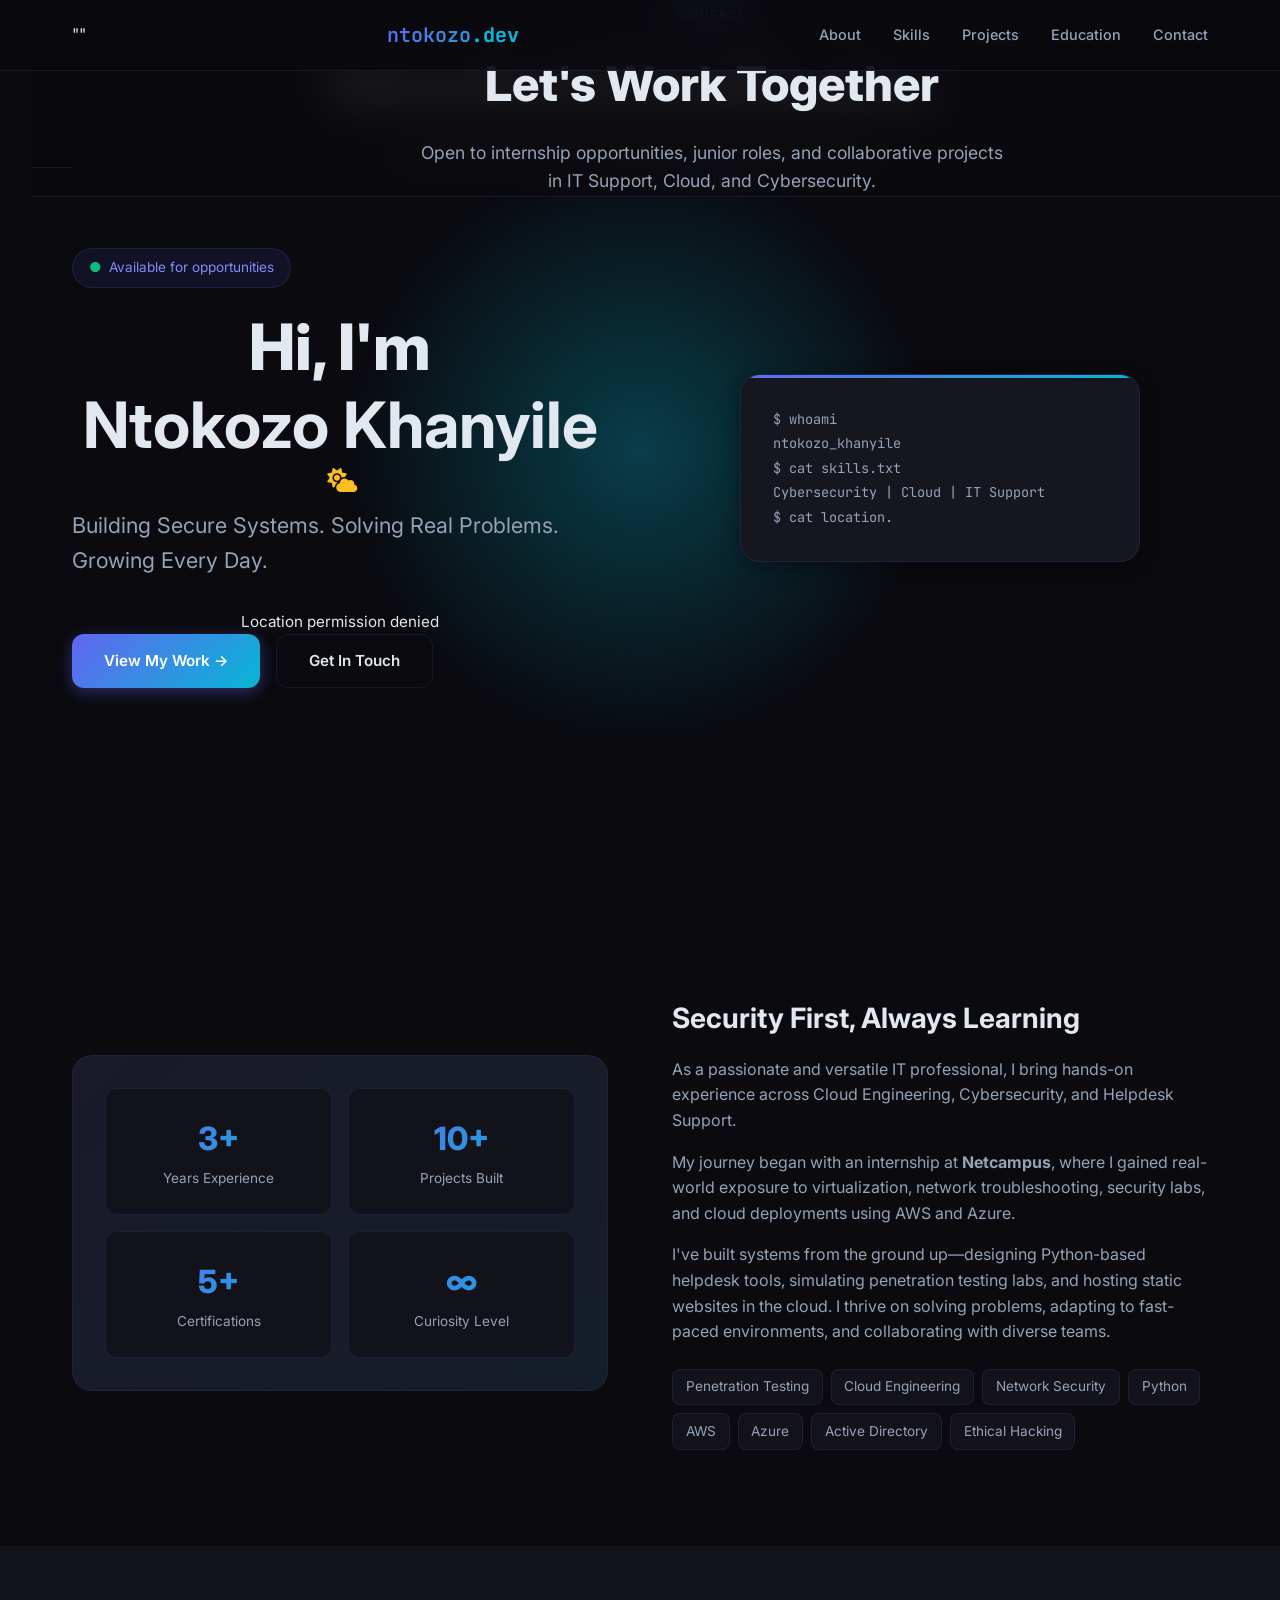
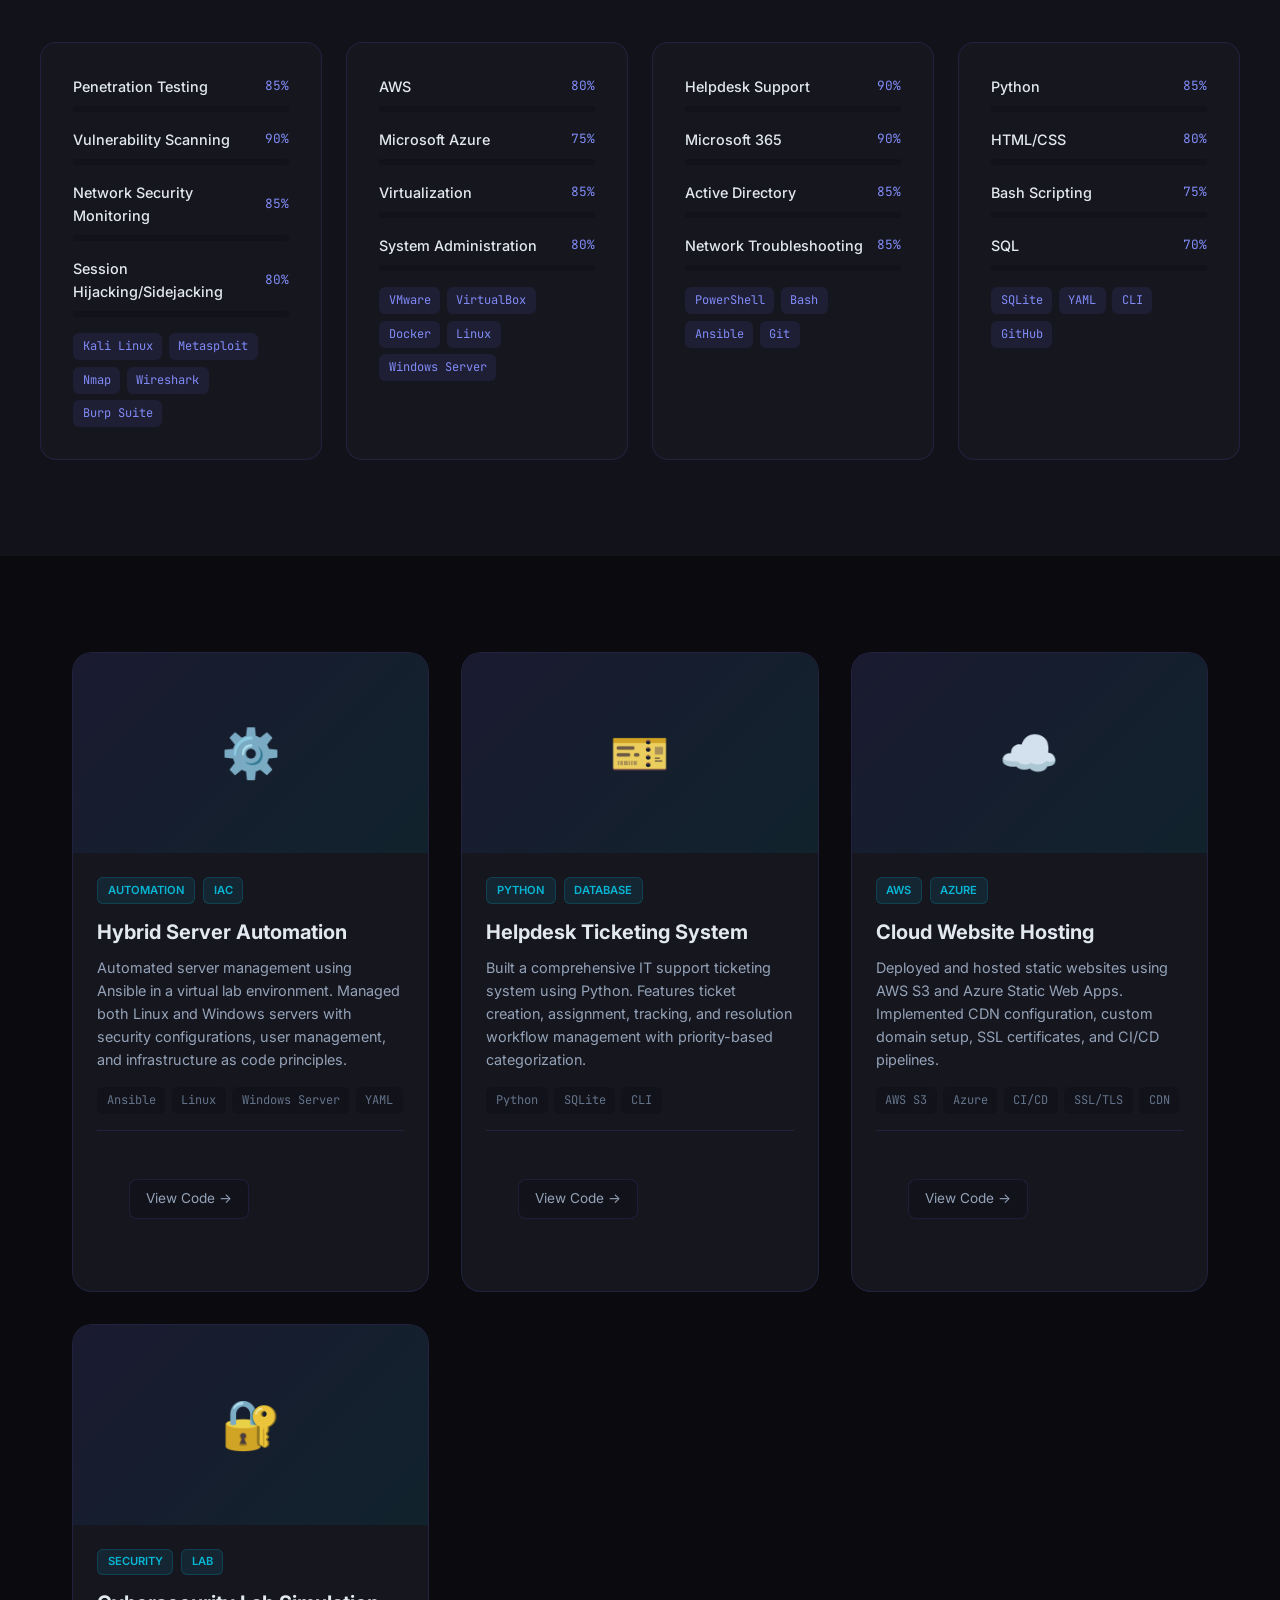
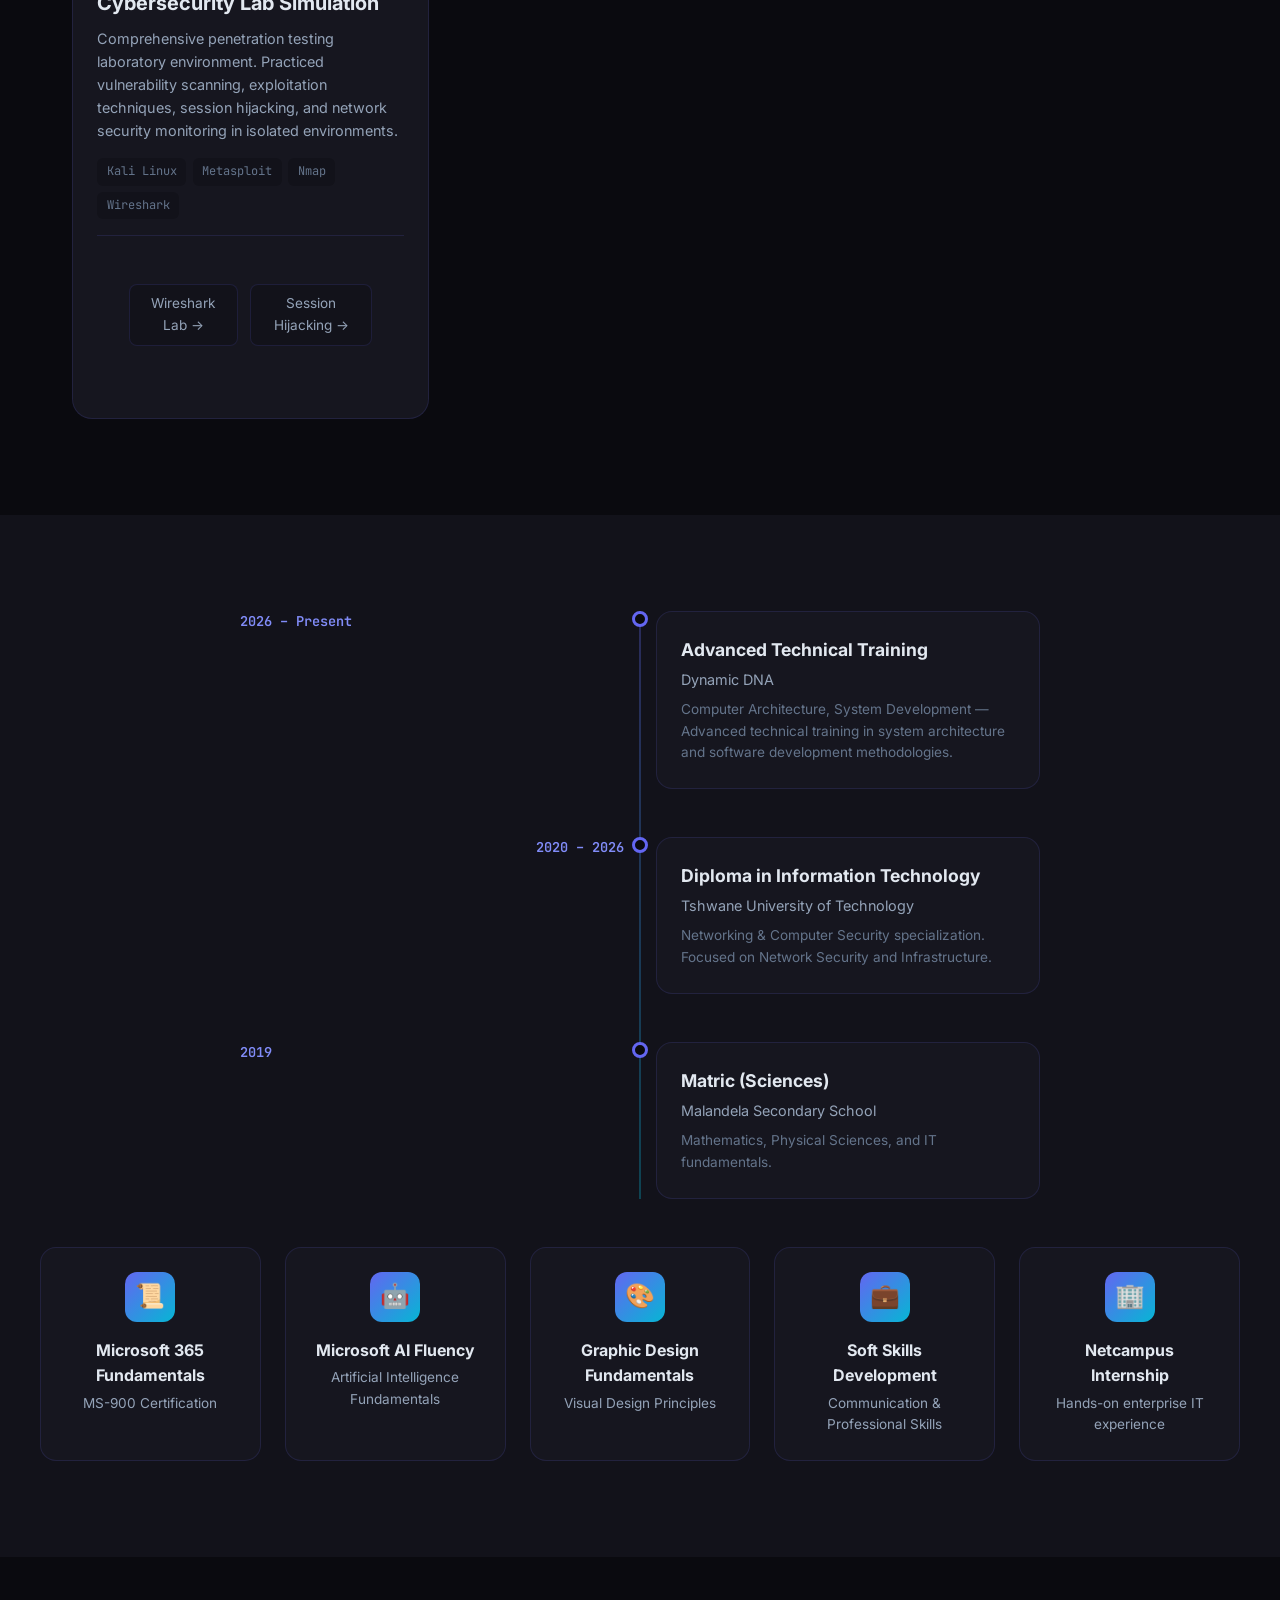
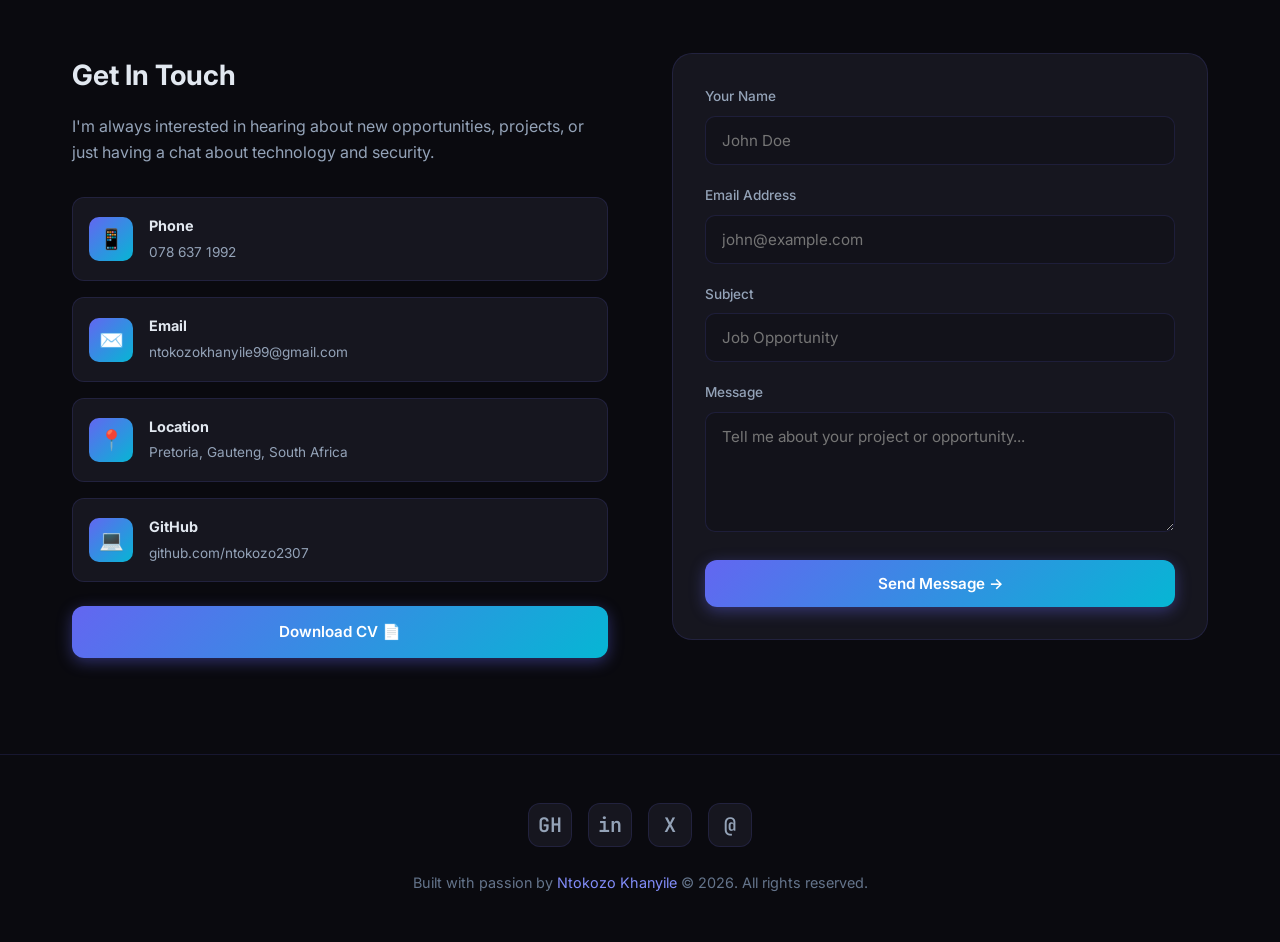
<file: index.html>
<!DOCTYPE html>
<html lang="en">
<head>
    <meta charset="UTF-8">
    <meta name="viewport" content="width=device-width, initial-scale=1.0">
    <meta name="description" content="Ntokozo Khanyile - IT Professional Portfolio. Cybersecurity, Cloud Engineering, IT Support.">
    <title>Ntokozo Khanyile | IT Professional Portfolio</title>
    <link rel="preconnect" href="https://fonts.googleapis.com">
    <link rel="preconnect" href="https://fonts.gstatic.com" crossorigin>
    <link href="https://fonts.googleapis.com/css2?family=Inter:wght@300;400;500;600;700;800&family=JetBrains+Mono:wght@400;500&display=swap" rel="stylesheet">
    <link rel="stylesheet" href="styles.css">
    <link rel="stylesheet" href="https://cdnjs.cloudflare.com/ajax/libs/font-awesome/6.5.0/css/all.min.css">
<base target="_blank">
</head>
<body>
    <canvas id="particleCanvas"></canvas>

    <header id="navbar">
        <nav>""
            <a href="#" class="logo">ntokozo<span>.dev</span></a>
            <button class="mobile-menu-btn" id="mobileMenuBtn" aria-label="Toggle menu">☰</button>
            <ul class="nav-links" id="navLinks">
                <li><a href="#about">About</a></li>
                <li><a href="#skills">Skills</a></li>
                <li><a href="#projects">Projects</a></li>
                <li><a href="#education">Education</a></li>
                <li><a href="#contact">Contact</a></li>
            </ul>
        </nav>
    </header>

    <main>
        <section class="hero" id="home">
            <article class="hero-content">
                <span class="hero-badge">
                    <em>●</em> Available for opportunities
                </span>
                <!-- AFTER -->
<!-- AFTER -->
<h1 style="display: flex; align-items: center; gap: 0.5rem; justify-content: center; flex-wrap: wrap;">
    Hi, I'm <strong>Ntokozo Khanyile</strong>

    <span class="weather-icon-wrapper">
        <i class="fas fa-cloud-sun" id="hero-weather-icon"></i>
    </span>
</h1>

<p class="hero-subtitle">
    Building Secure Systems. Solving Real Problems. Growing Every Day.
</p>

<aside id="weatherInfo" class="weather-info">
    Detecting your location...
</aside>
<aside class="hero-cta"> 
                    <a href="#projects" class="btn btn-primary">View My Work →</a>
                    <a href="#contact" class="btn btn-secondary">Get In Touch</a>
                </aside>
            </article>
            <figure class="hero-visual">
                <article class="hero-card">
                    <header class="terminal-header">
                        <span class="terminal-dot dot-red"></span>
                        <span class="terminal-dot dot-yellow"></span>
                        <span class="terminal-dot dot-green"></span>
                    </header>
                    <pre class="terminal-body">
<span class="cmd">$</span> <span class="output">whoami</span>
<span class="output">ntokozo_khanyile</span>
<span class="cmd">$</span> <span class="output">cat skills.txt</span>
<span class="output">Cybersecurity | Cloud | IT Support</span>
<span class="cmd">$</span> <span class="output">cat location.txt</span>
<span class="output">Pretoria, South Africa</span>
<span class="cmd">$</span> <span class="output">status --availability</span>
<span class="output" style="color: var(--success);">● Open to opportunities</span>
<span class="cmd">$</span> <span class="cursor"></span>
                    </pre>
                </article>
            </figure>
        </section>

        <section id="about">
            <header class="section-header">
                <span class="section-label">About Me</span>
                <h2 class="section-title">IT Professional & Security Enthusiast</h2>
                <p class="section-desc">Passionate about building secure systems and solving complex technical challenges.</p>
            </header>
            <article class="about-grid">
                <figure class="about-image">
                    <article class="about-image-inner">
                        <aside class="about-stats">
                            <article class="stat-card">
                                <strong class="stat-number">3+</strong>
                                <p class="stat-label">Years Experience</p>
                            </article>
                            <article class="stat-card">
                                <strong class="stat-number">10+</strong>
                                <p class="stat-label">Projects Built</p>
                            </article>
                            <article class="stat-card">
                                <strong class="stat-number">5+</strong>
                                <p class="stat-label">Certifications</p>
                            </article>
                            <article class="stat-card">
                                <strong class="stat-number">∞</strong>
                                <p class="stat-label">Curiosity Level</p>
                            </article>
                        </aside>
                    </article>
                </figure>
                <article class="about-content">
                    <h3>Security First, Always Learning</h3>
                    <p>As a passionate and versatile IT professional, I bring hands-on experience across Cloud Engineering, Cybersecurity, and Helpdesk Support.</p>
                    <p>My journey began with an internship at <strong>Netcampus</strong>, where I gained real-world exposure to virtualization, network troubleshooting, security labs, and cloud deployments using AWS and Azure.</p>
                    <p>I've built systems from the ground up—designing Python-based helpdesk tools, simulating penetration testing labs, and hosting static websites in the cloud. I thrive on solving problems, adapting to fast-paced environments, and collaborating with diverse teams.</p>
                    <aside class="about-tags">
                        <span class="tag">Penetration Testing</span>
                        <span class="tag">Cloud Engineering</span>
                        <span class="tag">Network Security</span>
                        <span class="tag">Python</span>
                        <span class="tag">AWS</span>
                        <span class="tag">Azure</span>
                        <span class="tag">Active Directory</span>
                        <span class="tag">Ethical Hacking</span>
                    </aside>
                </article>
            </article>
        </section>

        <section id="skills" class="bg-alt">
            <header class="section-header">
                <span class="section-label">Expertise</span>
                <h2 class="section-title">Technical Skills</h2>
                <p class="section-desc">Comprehensive skill set spanning IT support, cloud infrastructure, and cybersecurity operations.</p>
            </header>
            <article class="skills-grid">
                <article class="skill-category">
                    <header class="skill-category-header">
                        <span class="skill-icon">🔒</span>
                        <h3>Cybersecurity</h3>
                    </header>
                    <ul class="skill-list">
                        <li class="skill-item">
                            <p class="skill-header">
                                <span class="skill-name">Penetration Testing</span>
                                <span class="skill-percent">85%</span>
                            </p>
                            <span class="skill-bar"><span class="skill-progress" data-width="85"></span></span>
                        </li>
                        <li class="skill-item">
                            <p class="skill-header">
                                <span class="skill-name">Vulnerability Scanning</span>
                                <span class="skill-percent">90%</span>
                            </p>
                            <span class="skill-bar"><span class="skill-progress" data-width="90"></span></span>
                        </li>
                        <li class="skill-item">
                            <p class="skill-header">
                                <span class="skill-name">Network Security Monitoring</span>
                                <span class="skill-percent">85%</span>
                            </p>
                            <span class="skill-bar"><span class="skill-progress" data-width="85"></span></span>
                        </li>
                        <li class="skill-item">
                            <p class="skill-header">
                                <span class="skill-name">Session Hijacking/Sidejacking</span>
                                <span class="skill-percent">80%</span>
                            </p>
                            <span class="skill-bar"><span class="skill-progress" data-width="80"></span></span>
                        </li>
                    </ul>
                    <aside class="skill-tags">
                        <span class="skill-tag">Kali Linux</span>
                        <span class="skill-tag">Metasploit</span>
                        <span class="skill-tag">Nmap</span>
                        <span class="skill-tag">Wireshark</span>
                        <span class="skill-tag">Burp Suite</span>
                    </aside>
                </article>

                <article class="skill-category">
                    <header class="skill-category-header">
                        <span class="skill-icon">☁️</span>
                        <h3>Cloud & Infrastructure</h3>
                    </header>
                    <ul class="skill-list">
                        <li class="skill-item">
                            <p class="skill-header">
                                <span class="skill-name">AWS</span>
                                <span class="skill-percent">80%</span>
                            </p>
                            <span class="skill-bar"><span class="skill-progress" data-width="80"></span></span>
                        </li>
                        <li class="skill-item">
                            <p class="skill-header">
                                <span class="skill-name">Microsoft Azure</span>
                                <span class="skill-percent">75%</span>
                            </p>
                            <span class="skill-bar"><span class="skill-progress" data-width="75"></span></span>
                        </li>
                        <li class="skill-item">
                            <p class="skill-header">
                                <span class="skill-name">Virtualization</span>
                                <span class="skill-percent">85%</span>
                            </p>
                            <span class="skill-bar"><span class="skill-progress" data-width="85"></span></span>
                        </li>
                        <li class="skill-item">
                            <p class="skill-header">
                                <span class="skill-name">System Administration</span>
                                <span class="skill-percent">80%</span>
                            </p>
                            <span class="skill-bar"><span class="skill-progress" data-width="80"></span></span>
                        </li>
                    </ul>
                    <aside class="skill-tags">
                        <span class="skill-tag">VMware</span>
                        <span class="skill-tag">VirtualBox</span>
                        <span class="skill-tag">Docker</span>
                        <span class="skill-tag">Linux</span>
                        <span class="skill-tag">Windows Server</span>
                    </aside>
                </article>

                <article class="skill-category">
                    <header class="skill-category-header">
                        <span class="skill-icon">🛠️</span>
                        <h3>IT Support & Operations</h3>
                    </header>
                    <ul class="skill-list">
                        <li class="skill-item">
                            <p class="skill-header">
                                <span class="skill-name">Helpdesk Support</span>
                                <span class="skill-percent">90%</span>
                            </p>
                            <span class="skill-bar"><span class="skill-progress" data-width="90"></span></span>
                        </li>
                        <li class="skill-item">
                            <p class="skill-header">
                                <span class="skill-name">Microsoft 365</span>
                                <span class="skill-percent">90%</span>
                            </p>
                            <span class="skill-bar"><span class="skill-progress" data-width="90"></span></span>
                        </li>
                        <li class="skill-item">
                            <p class="skill-header">
                                <span class="skill-name">Active Directory</span>
                                <span class="skill-percent">85%</span>
                            </p>
                            <span class="skill-bar"><span class="skill-progress" data-width="85"></span></span>
                        </li>
                        <li class="skill-item">
                            <p class="skill-header">
                                <span class="skill-name">Network Troubleshooting</span>
                                <span class="skill-percent">85%</span>
                            </p>
                            <span class="skill-bar"><span class="skill-progress" data-width="85"></span></span>
                        </li>
                    </ul>
                    <aside class="skill-tags">
                        <span class="skill-tag">PowerShell</span>
                        <span class="skill-tag">Bash</span>
                        <span class="skill-tag">Ansible</span>
                        <span class="skill-tag">Git</span>
                    </aside>
                </article>

                <article class="skill-category">
                    <header class="skill-category-header">
                        <span class="skill-icon">💻</span>
                        <h3>Development</h3>
                    </header>
                    <ul class="skill-list">
                        <li class="skill-item">
                            <p class="skill-header">
                                <span class="skill-name">Python</span>
                                <span class="skill-percent">85%</span>
                            </p>
                            <span class="skill-bar"><span class="skill-progress" data-width="85"></span></span>
                        </li>
                        <li class="skill-item">
                            <p class="skill-header">
                                <span class="skill-name">HTML/CSS</span>
                                <span class="skill-percent">80%</span>
                            </p>
                            <span class="skill-bar"><span class="skill-progress" data-width="80"></span></span>
                        </li>
                        <li class="skill-item">
                            <p class="skill-header">
                                <span class="skill-name">Bash Scripting</span>
                                <span class="skill-percent">75%</span>
                            </p>
                            <span class="skill-bar"><span class="skill-progress" data-width="75"></span></span>
                        </li>
                        <li class="skill-item">
                            <p class="skill-header">
                                <span class="skill-name">SQL</span>
                                <span class="skill-percent">70%</span>
                            </p>
                            <span class="skill-bar"><span class="skill-progress" data-width="70"></span></span>
                        </li>
                    </ul>
                    <aside class="skill-tags">
                        <span class="skill-tag">SQLite</span>
                        <span class="skill-tag">YAML</span>
                        <span class="skill-tag">CLI</span>
                        <span class="skill-tag">GitHub</span>
                    </aside>
                </article>
            </article>
        </section>

        <section id="projects">
            <header class="section-header">
                <span class="section-label">Portfolio</span>
                <h2 class="section-title">Featured Projects</h2>
                <p class="section-desc">Real-world applications and lab environments demonstrating technical expertise.</p>
            </header>
            <article class="projects-grid">
                <article class="project-card">
                    <figure class="project-image">⚙️</figure>
                    <section class="project-content">
                        <aside class="project-badges">
                            <span class="project-badge">Automation</span>
                            <span class="project-badge">IaC</span>
                        </aside>
                        <h3>Hybrid Server Automation</h3>
                        <p>Automated server management using Ansible in a virtual lab environment. Managed both Linux and Windows servers with security configurations, user management, and infrastructure as code principles.</p>
                        <aside class="project-tech">
                            <span>Ansible</span>
                            <span>Linux</span>
                            <span>Windows Server</span>
                            <span>YAML</span>
                        </aside>
                        <footer class="project-links">
                            <a href="https://github.com/ntokozo2307" class="project-link" target="_blank" rel="noopener">View Code →</a>
                        </footer>
                    </section>
                </article>

                <article class="project-card">
                    <figure class="project-image">🎫</figure>
                    <section class="project-content">
                        <aside class="project-badges">
                            <span class="project-badge">Python</span>
                            <span class="project-badge">Database</span>
                        </aside>
                        <h3>Helpdesk Ticketing System</h3>
                        <p>Built a comprehensive IT support ticketing system using Python. Features ticket creation, assignment, tracking, and resolution workflow management with priority-based categorization.</p>
                        <aside class="project-tech">
                            <span>Python</span>
                            <span>SQLite</span>
                            <span>CLI</span>
                        </aside>
                        <footer class="project-links">
                            <a href="https://github.com/ntokozo2307" class="project-link" target="_blank" rel="noopener">View Code →</a>
                        </footer>
                    </section>
                </article>

                <article class="project-card">
                    <figure class="project-image">☁️</figure>
                    <section class="project-content">
                        <aside class="project-badges">
                            <span class="project-badge">AWS</span>
                            <span class="project-badge">Azure</span>
                        </aside>
                        <h3>Cloud Website Hosting</h3>
                        <p>Deployed and hosted static websites using AWS S3 and Azure Static Web Apps. Implemented CDN configuration, custom domain setup, SSL certificates, and CI/CD pipelines.</p>
                        <aside class="project-tech">
                            <span>AWS S3</span>
                            <span>Azure</span>
                            <span>CI/CD</span>
                            <span>SSL/TLS</span>
                            <span>CDN</span>
                        </aside>
                        <footer class="project-links">
                            <a href="https://github.com/ntokozo2307" class="project-link" target="_blank" rel="noopener">View Code →</a>
                        </footer>
                    </section>
                </article>

                <article class="project-card">
                    <figure class="project-image">🔐</figure>
                    <section class="project-content">
                        <aside class="project-badges">
                            <span class="project-badge">Security</span>
                            <span class="project-badge">Lab</span>
                        </aside>
                        <h3>Cybersecurity Lab Simulation</h3>
                        <p>Comprehensive penetration testing laboratory environment. Practiced vulnerability scanning, exploitation techniques, session hijacking, and network security monitoring in isolated environments.</p>
                        <aside class="project-tech">
                            <span>Kali Linux</span>
                            <span>Metasploit</span>
                            <span>Nmap</span>
                            <span>Wireshark</span>
                        </aside>
                        <footer class="project-links">
                            <a href="https://github.com/ntokozo2307/Sidejacking-with-Wireshark-lab" class="project-link" target="_blank" rel="noopener">Wireshark Lab →</a>
                            <a href="https://github.com/ntokozo2307/session-hijacking-practicals" class="project-link" target="_blank" rel="noopener">Session Hijacking →</a>
                        </footer>
                    </section>
                </article>
            </article>
        </section>

        <section id="education" class="bg-alt">
            <header class="section-header">
                <span class="section-label">Background</span>
                <h2 class="section-title">Education & Certifications</h2>
                <p class="section-desc">Continuous learning and professional development journey.</p>
            </header>
            <article class="timeline">
                <article class="timeline-item">
                    <span class="timeline-dot"></span>
                    <time class="timeline-date">2026 – Present</time>
                    <article class="timeline-content">
                        <h3>Advanced Technical Training</h3>
                        <p class="institution">Dynamic DNA</p>
                        <p>Computer Architecture, System Development — Advanced technical training in system architecture and software development methodologies.</p>
                    </article>
                </article>
                <article class="timeline-item">
                    <span class="timeline-dot"></span>
                    <time class="timeline-date">2020 – 2026</time>
                    <article class="timeline-content">
                        <h3>Diploma in Information Technology</h3>
                        <p class="institution">Tshwane University of Technology</p>
                        <p>Networking & Computer Security specialization. Focused on Network Security and Infrastructure.</p>
                    </article>
                </article>
                <article class="timeline-item">
                    <span class="timeline-dot"></span>
                    <time class="timeline-date">2019</time>
                    <article class="timeline-content">
                        <h3>Matric (Sciences)</h3>
                        <p class="institution">Malandela Secondary School</p>
                        <p>Mathematics, Physical Sciences, and IT fundamentals.</p>
                    </article>
                </article>
            </article>

            <article class="certs-grid">
                <article class="cert-card">
                    <span class="cert-icon">📜</span>
                    <h4>Microsoft 365 Fundamentals</h4>
                    <p>MS-900 Certification</p>
                </article>
                <article class="cert-card">
                    <span class="cert-icon">🤖</span>
                    <h4>Microsoft AI Fluency</h4>
                    <p>Artificial Intelligence Fundamentals</p>
                </article>
                <article class="cert-card">
                    <span class="cert-icon">🎨</span>
                    <h4>Graphic Design Fundamentals</h4>
                    <p>Visual Design Principles</p>
                </article>
                <article class="cert-card">
                    <span class="cert-icon">💼</span>
                    <h4>Soft Skills Development</h4>
                    <p>Communication & Professional Skills</p>
                </article>
                <article class="cert-card">
                    <span class="cert-icon">🏢</span>
                    <h4>Netcampus Internship</h4>
                    <p>Hands-on enterprise IT experience</p>
                </article>
            </article>
        </section>

        <section id="contact">
            <header class="section-header">
                <span class="section-label">Contact</span>
                <h2 class="section-title">Let's Work Together</h2>
                <p class="section-desc">Open to internship opportunities, junior roles, and collaborative projects in IT Support, Cloud, and Cybersecurity.</p>
            </header>
            <article class="contact-grid">
                <article class="contact-info">
                    <h3>Get In Touch</h3>
                    <p>I'm always interested in hearing about new opportunities, projects, or just having a chat about technology and security.</p>
                    <aside class="contact-methods">
                        <a href="tel:+27786371992" class="contact-method">
                            <span class="contact-icon">📱</span>
                            <article class="contact-details">
                                <h4>Phone</h4>
                                <span>078 637 1992</span>
                            </article>
                        </a>
                        <a href="mailto:ntokozokhanyile99@gmail.com" class="contact-method">
                            <span class="contact-icon">✉️</span>
                            <article class="contact-details">
                                <h4>Email</h4>
                                <span>ntokozokhanyile99@gmail.com</span>
                            </article>
                        </a>
                        <aside class="contact-method">
                            <span class="contact-icon">📍</span>
                            <article class="contact-details">
                                <h4>Location</h4>
                                <span>Pretoria, Gauteng, South Africa</span>
                            </article>
                        </aside>
                        <a href="https://github.com/ntokozo2307" target="_blank" rel="noopener" class="contact-method">
                            <span class="contact-icon">💻</span>
                            <article class="contact-details">
                                <h4>GitHub</h4>
                                <span>github.com/ntokozo2307</span>
                            </article>
                        </a>
                    </aside>
                    <a href="#" class="btn btn-primary" style="margin-top: 1.5rem; width: 100%; justify-content: center;">
                        Download CV 📄
                    </a>
                </article>
                <form class="contact-form" id="contactForm">
                    <fieldset class="form-group">
                        <label for="name">Your Name</label>
                        <input type="text" id="name" name="name" placeholder="John Doe" required>
                    </fieldset>
                    <fieldset class="form-group">
                        <label for="email">Email Address</label>
                        <input type="email" id="email" name="email" placeholder="john@example.com" required>
                    </fieldset>
                    <fieldset class="form-group">
                        <label for="subject">Subject</label>
                        <input type="text" id="subject" name="subject" placeholder="Job Opportunity" required>
                    </fieldset>
                    <fieldset class="form-group">
                        <label for="message">Message</label>
                        <textarea id="message" name="message" placeholder="Tell me about your project or opportunity..." required></textarea>
                    </fieldset>
                    <button type="submit" class="btn btn-primary form-submit">Send Message →</button>
                    <output class="form-status" id="formStatus"></output>
                </form>
            </article>
        </section>
    </main>

    <footer>
        <article class="footer-content">
            <aside class="social-links">
                <a href="https://github.com/ntokozo2307" target="_blank" rel="noopener" class="social-link" title="GitHub">GH</a>
                <a href="#" class="social-link" title="LinkedIn">in</a>
                <a href="#" class="social-link" title="Twitter">X</a>
                <a href="mailto:ntokozokhanyile99@gmail.com" class="social-link" title="Email">@</a>
            </aside>
            <p class="footer-text">
                Built with passion by <a href="#">Ntokozo Khanyile</a> © 2026. All rights reserved.
            </p>
        </article>
    </footer>

    <script src="script.js"></script>
</body>
</html>
</file>
<file: styles.css>
/* CSS Variables */
:root {
    --primary: #6366f1;
    --primary-dark: #4f46e5;
    --primary-light: #818cf8;
    --accent: #06b6d4;
    --accent-glow: rgba(6, 182, 212, 0.3);
    --bg: #0a0a0f;
    --bg-elevated: #12121a;
    --bg-card: #16161f;
    --bg-hover: #1e1e2e;
    --text: #e2e8f0;
    --text-muted: #94a3b8;
    --text-dim: #64748b;
    --border: rgba(99, 102, 241, 0.15);
    --border-hover: rgba(99, 102, 241, 0.3);
    --success: #10b981;
    --warning: #f59e0b;
    --danger: #ef4444;
    --gradient-1: linear-gradient(135deg, #6366f1 0%, #06b6d4 100%);
    --gradient-2: linear-gradient(135deg, #06b6d4 0%, #6366f1 100%);
    --shadow-glow: 0 0 40px rgba(99, 102, 241, 0.15);
    --shadow-card: 0 4px 20px rgba(0, 0, 0, 0.4);
    --transition: all 0.3s cubic-bezier(0.4, 0, 0.2, 1);
}

/* Reset & Base */
*, *::before, *::after {
    margin: 0;
    padding: 0;
    box-sizing: border-box;
}

html {
    scroll-behavior: smooth;
    scroll-padding-top: 80px;
}

body {
    font-family: 'Inter', -apple-system, BlinkMacSystemFont, 'Segoe UI', sans-serif;
    background: var(--bg);
    color: var(--text);
    line-height: 1.6;
    overflow-x: hidden;
    -webkit-font-smoothing: antialiased;
}

/* Scrollbar */
::-webkit-scrollbar {
    width: 8px;
}
::-webkit-scrollbar-track {
    background: var(--bg);
}
::-webkit-scrollbar-thumb {
    background: var(--primary);
    border-radius: 4px;
}
::-webkit-scrollbar-thumb:hover {
    background: var(--primary-light);
}

/* Particle Canvas */
#particleCanvas {
    position: fixed;
    top: 0;
    left: 0;
    width: 100%;
    height: 100%;
    pointer-events: none;
    z-index: 0;
}

/* Navigation */
header {
    position: fixed;
    top: 0;
    width: 100%;
    background: rgba(10, 10, 15, 0.85);
    backdrop-filter: blur(20px);
    -webkit-backdrop-filter: blur(20px);
    border-bottom: 1px solid var(--border);
    z-index: 1000;
    transition: var(--transition);
}

header.scrolled {
    background: rgba(10, 10, 15, 0.95);
    box-shadow: var(--shadow-glow);
}

nav {
    max-width: 1200px;
    margin: 0 auto;
    padding: 0 2rem;
    display: flex;
    justify-content: space-between;
    align-items: center;
    height: 70px;
}

.logo {
    font-family: 'JetBrains Mono', monospace;
    font-size: 1.25rem;
    font-weight: 600;
    background: var(--gradient-1);
    -webkit-background-clip: text;
    -webkit-text-fill-color: transparent;
    background-clip: text;
    text-decoration: none;
}

.logo span {
    color: var(--accent);
    -webkit-text-fill-color: var(--accent);
}

.nav-links {
    display: flex;
    gap: 2rem;
    list-style: none;
}

.nav-links a {
    color: var(--text-muted);
    text-decoration: none;
    font-size: 0.9rem;
    font-weight: 500;
    transition: var(--transition);
    position: relative;
}

.nav-links a::after {
    content: '';
    position: absolute;
    bottom: -4px;
    left: 0;
    width: 0;
    height: 2px;
    background: var(--gradient-1);
    transition: var(--transition);
}

.nav-links a:hover {
    color: var(--text);
}

.nav-links a:hover::after {
    width: 100%;
}

.mobile-menu-btn {
    display: none;
    background: none;
    border: none;
    color: var(--text);
    font-size: 1.5rem;
    cursor: pointer;
    padding: 0.5rem;
}

/* Hero Section */
.hero {
    min-height: 100vh;
    display: flex;
    align-items: center;
    justify-content: center;
    position: relative;
    padding: 100px 2rem 4rem;
    overflow: hidden;
    max-width: 1200px;
    margin: 0 auto;
    gap: 4rem;
}

.hero::before {
    content: '';
    position: absolute;
    top: 50%;
    left: 50%;
    transform: translate(-50%, -50%);
    width: 600px;
    height: 600px;
    background: radial-gradient(circle, var(--accent-glow) 0%, transparent 70%);
    pointer-events: none;
    z-index: 0;
}

.hero-content {
    flex: 1;
    position: relative;
    z-index: 1;
}

.hero-badge {
    display: inline-flex;
    align-items: center;
    gap: 0.5rem;
    padding: 0.5rem 1rem;
    background: rgba(99, 102, 241, 0.1);
    border: 1px solid var(--border);
    border-radius: 50px;
    font-size: 0.85rem;
    color: var(--primary-light);
    margin-bottom: 1.5rem;
    animation: pulse 2s infinite;
}

.hero-badge em {
    font-style: normal;
    color: var(--success);
}
/* Weather Icon */
.weather-icon-wrapper {
  display: inline-flex;
  align-items: center;
  color: var(--accent);
  font-size: 1.8rem;
  animation: float 3s ease-in-out infinite;
  margin-left: 0.25rem;
}

@keyframes float {
  0%, 100% { transform: translateY(0); }
  50% { transform: translateY(-6px); }
}

.weather-icon-wrapper:hover {
  color: var(--primary-light);
  transform: scale(1.1);
  transition: var(--transition);
}
@keyframes pulse {
    0%, 100% { box-shadow: 0 0 0 0 rgba(99, 102, 241, 0.4); }
    50% { box-shadow: 0 0 0 10px rgba(99, 102, 241, 0); }
}

.hero h1 {
    font-size: clamp(2.5rem, 5vw, 4rem);
    font-weight: 800;
    line-height: 1.1;
    margin-bottom: 1rem;
}

.gradient-text {
    background: var(--gradient-1);
    -webkit-background-clip: text;
    -webkit-text-fill-color: transparent;
    background-clip: text;
}

.hero-subtitle {
    font-size: clamp(1.1rem, 2vw, 1.35rem);
    color: var(--text-muted);
    margin-bottom: 2rem;
    max-width: 500px;
}

.hero-cta {
    display: flex;
    gap: 1rem;
    flex-wrap: wrap;
}

.btn {
    display: inline-flex;
    align-items: center;
    gap: 0.5rem;
    padding: 0.875rem 2rem;
    border-radius: 12px;
    font-weight: 600;
    font-size: 0.95rem;
    text-decoration: none;
    transition: var(--transition);
    cursor: pointer;
    border: none;
    font-family: inherit;
}

.btn-primary {
    background: var(--gradient-1);
    color: white;
    box-shadow: 0 4px 15px rgba(99, 102, 241, 0.4);
}

.btn-primary:hover {
    transform: translateY(-2px);
    box-shadow: 0 8px 25px rgba(99, 102, 241, 0.5);
}

.btn-secondary {
    background: transparent;
    color: var(--text);
    border: 1px solid var(--border);
}

.btn-secondary:hover {
    border-color: var(--primary);
    background: rgba(99, 102, 241, 0.1);
}

.hero-visual {
    flex: 1;
    position: relative;
    z-index: 1;
    display: flex;
    justify-content: center;
    align-items: center;
}

.hero-card {
    background: var(--bg-card);
    border: 1px solid var(--border);
    border-radius: 20px;
    padding: 2rem;
    width: 100%;
    max-width: 400px;
    box-shadow: var(--shadow-card);
    position: relative;
    overflow: hidden;
}

.hero-card::before {
    content: '';
    position: absolute;
    top: 0;
    left: 0;
    right: 0;
    height: 3px;
    background: var(--gradient-1);
}

.terminal-header {
    display: flex;
    gap: 0.5rem;
    margin-bottom: 1rem;
}

.terminal-dot {
    width: 12px;
    height: 12px;
    border-radius: 50%;
    display: inline-block;
}

.dot-red { background: var(--danger); }
.dot-yellow { background: var(--warning); }
.dot-green { background: var(--success); }

.terminal-body {
    font-family: 'JetBrains Mono', monospace;
    font-size: 0.85rem;
    color: var(--text-muted);
    line-height: 1.8;
    white-space: pre-wrap;
    margin: 0;
}

.cmd { color: var(--primary-light); }
.output { color: var(--text-muted); }

.cursor {
    display: inline-block;
    width: 8px;
    height: 16px;
    background: var(--primary);
    animation: blink 1s infinite;
    vertical-align: middle;
}

@keyframes blink {
    0%, 50% { opacity: 1; }
    51%, 100% { opacity: 0; }
}

/* Section Styles */
section {
    position: relative;
    z-index: 1;
    padding: 6rem 2rem;
    max-width: 1200px;
    margin: 0 auto;
}

.bg-alt {
    background: var(--bg-elevated);
    max-width: 100%;
}

.bg-alt > * {
    max-width: 1200px;
    margin: 0 auto;
}

.section-header {
    text-align: center;
    margin-bottom: 4rem;
}

.section-label {
    display: inline-block;
    padding: 0.25rem 0.75rem;
    background: rgba(99, 102, 241, 0.1);
    border: 1px solid var(--border);
    border-radius: 50px;
    font-size: 0.8rem;
    font-weight: 600;
    color: var(--primary-light);
    text-transform: uppercase;
    letter-spacing: 1px;
    margin-bottom: 1rem;
}

.section-title {
    font-size: clamp(2rem, 4vw, 3rem);
    font-weight: 800;
    margin-bottom: 1rem;
}

.section-desc {
    color: var(--text-muted);
    max-width: 600px;
    margin: 0 auto;
    font-size: 1.1rem;
}

/* About Section */
.about-grid {
    display: grid;
    grid-template-columns: 1fr 1fr;
    gap: 4rem;
    align-items: center;
}

.about-image {
    position: relative;
}

.about-image-inner {
    background: var(--bg-card);
    border: 1px solid var(--border);
    border-radius: 20px;
    padding: 2rem;
    position: relative;
    overflow: hidden;
}

.about-image-inner::after {
    content: '';
    position: absolute;
    inset: 0;
    background: var(--gradient-1);
    opacity: 0.05;
    pointer-events: none;
}

.about-stats {
    display: grid;
    grid-template-columns: repeat(2, 1fr);
    gap: 1rem;
    position: relative;
    z-index: 1;
}

.stat-card {
    background: var(--bg-elevated);
    border: 1px solid var(--border);
    border-radius: 12px;
    padding: 1.5rem;
    text-align: center;
    transition: var(--transition);
}

.stat-card:hover {
    border-color: var(--border-hover);
    transform: translateY(-4px);
}

.stat-number {
    font-size: 2rem;
    font-weight: 800;
    background: var(--gradient-1);
    -webkit-background-clip: text;
    -webkit-text-fill-color: transparent;
    background-clip: text;
    display: block;
}

.stat-label {
    font-size: 0.85rem;
    color: var(--text-muted);
    margin-top: 0.25rem;
}

.about-content h3 {
    font-size: 1.75rem;
    margin-bottom: 1rem;
}

.about-content p {
    color: var(--text-muted);
    margin-bottom: 1rem;
}

.about-tags {
    display: flex;
    flex-wrap: wrap;
    gap: 0.5rem;
    margin-top: 1.5rem;
}

.tag {
    padding: 0.4rem 0.8rem;
    background: var(--bg-elevated);
    border: 1px solid var(--border);
    border-radius: 8px;
    font-size: 0.85rem;
    color: var(--text-muted);
    transition: var(--transition);
}

.tag:hover {
    border-color: var(--primary);
    color: var(--primary-light);
}

/* Skills Section */
.skills-grid {
    display: grid;
    grid-template-columns: repeat(auto-fit, minmax(280px, 1fr));
    gap: 1.5rem;
}

.skill-category {
    background: var(--bg-card);
    border: 1px solid var(--border);
    border-radius: 16px;
    padding: 2rem;
    transition: var(--transition);
}

.skill-category:hover {
    border-color: var(--border-hover);
    transform: translateY(-4px);
    box-shadow: var(--shadow-glow);
}

.skill-category-header {
    display: flex;
    align-items: center;
    gap: 0.75rem;
    margin-bottom: 1.5rem;
}

.skill-icon {
    width: 40px;
    height: 40px;
    border-radius: 10px;
    background: var(--gradient-1);
    display: flex;
    align-items: center;
    justify-content: center;
    font-size: 1.25rem;
}

.skill-category h3 {
    font-size: 1.1rem;
    font-weight: 600;
}

.skill-list {
    display: flex;
    flex-direction: column;
    gap: 1rem;
    list-style: none;
}

.skill-item {
    display: flex;
    flex-direction: column;
    gap: 0.5rem;
}

.skill-header {
    display: flex;
    justify-content: space-between;
    align-items: center;
    margin: 0;
}

.skill-name {
    font-size: 0.9rem;
    font-weight: 500;
}

.skill-percent {
    font-family: 'JetBrains Mono', monospace;
    font-size: 0.8rem;
    color: var(--primary-light);
}

.skill-bar {
    height: 6px;
    background: var(--bg-elevated);
    border-radius: 3px;
    overflow: hidden;
    display: block;
}

.skill-progress {
    height: 100%;
    background: var(--gradient-1);
    border-radius: 3px;
    transition: width 1.5s cubic-bezier(0.4, 0, 0.2, 1);
    width: 0;
    display: block;
}

.skill-tags {
    display: flex;
    flex-wrap: wrap;
    gap: 0.4rem;
    margin-top: 1rem;
}

.skill-tag {
    padding: 0.25rem 0.6rem;
    background: rgba(99, 102, 241, 0.1);
    border-radius: 6px;
    font-size: 0.75rem;
    color: var(--primary-light);
    font-family: 'JetBrains Mono', monospace;
}

/* Projects Section */
.projects-grid {
    display: grid;
    grid-template-columns: repeat(auto-fit, minmax(320px, 1fr));
    gap: 2rem;
}

.project-card {
    background: var(--bg-card);
    border: 1px solid var(--border);
    border-radius: 20px;
    overflow: hidden;
    transition: var(--transition);
    position: relative;
    display: flex;
    flex-direction: column;
}

.project-card:hover {
    border-color: var(--border-hover);
    transform: translateY(-8px);
    box-shadow: var(--shadow-glow);
}

.project-card::before {
    content: '';
    position: absolute;
    top: 0;
    left: 0;
    right: 0;
    height: 3px;
    background: var(--gradient-1);
    opacity: 0;
    transition: var(--transition);
}

.project-card:hover::before {
    opacity: 1;
}

.project-image {
    height: 200px;
    background: var(--bg-elevated);
    display: flex;
    align-items: center;
    justify-content: center;
    font-size: 3rem;
    position: relative;
    overflow: hidden;
    margin: 0;
}

.project-image::after {
    content: '';
    position: absolute;
    inset: 0;
    background: var(--gradient-1);
    opacity: 0.1;
}

.project-content {
    padding: 1.5rem;
    flex: 1;
    display: flex;
    flex-direction: column;
}

.project-badges {
    display: flex;
    gap: 0.5rem;
    margin-bottom: 0.75rem;
    flex-wrap: wrap;
}

.project-badge {
    padding: 0.2rem 0.6rem;
    background: rgba(6, 182, 212, 0.1);
    border: 1px solid rgba(6, 182, 212, 0.2);
    border-radius: 6px;
    font-size: 0.7rem;
    font-weight: 600;
    color: var(--accent);
    text-transform: uppercase;
}

.project-card h3 {
    font-size: 1.25rem;
    margin-bottom: 0.5rem;
}

.project-card p {
    color: var(--text-muted);
    font-size: 0.9rem;
    margin-bottom: 1rem;
    flex: 1;
}

.project-tech {
    display: flex;
    flex-wrap: wrap;
    gap: 0.4rem;
    margin-bottom: 1rem;
}

.project-tech span {
    padding: 0.25rem 0.6rem;
    background: var(--bg-elevated);
    border-radius: 6px;
    font-size: 0.75rem;
    color: var(--text-dim);
    font-family: 'JetBrains Mono', monospace;
}

.project-links {
    display: flex;
    gap: 0.75rem;
    margin-top: auto;
}

.project-link {
    display: inline-flex;
    align-items: center;
    gap: 0.4rem;
    padding: 0.5rem 1rem;
    background: var(--bg-elevated);
    border: 1px solid var(--border);
    border-radius: 8px;
    color: var(--text-muted);
    text-decoration: none;
    font-size: 0.85rem;
    transition: var(--transition);
}

.project-link:hover {
    border-color: var(--primary);
    color: var(--primary-light);
}

/* Education & Timeline */
.timeline {
    position: relative;
    max-width: 800px;
    margin: 0 auto 3rem;
}

.timeline::before {
    content: '';
    position: absolute;
    left: 50%;
    transform: translateX(-50%);
    width: 2px;
    height: 100%;
    background: var(--gradient-1);
    opacity: 0.3;
}

.timeline-item {
    display: grid;
    grid-template-columns: 1fr 1fr;
    gap: 2rem;
    margin-bottom: 3rem;
    position: relative;
}

.timeline-item:nth-child(even) .timeline-content {
    grid-column: 2;
}

.timeline-item:nth-child(even) .timeline-date {
    grid-column: 1;
    text-align: right;
}

.timeline-dot {
    position: absolute;
    left: 50%;
    top: 0;
    transform: translateX(-50%);
    width: 16px;
    height: 16px;
    background: var(--bg);
    border: 3px solid var(--primary);
    border-radius: 50%;
    z-index: 2;
    display: block;
}

.timeline-content {
    background: var(--bg-card);
    border: 1px solid var(--border);
    border-radius: 16px;
    padding: 1.5rem;
    transition: var(--transition);
}

.timeline-content:hover {
    border-color: var(--border-hover);
}

.timeline-date {
    font-family: 'JetBrains Mono', monospace;
    font-size: 0.85rem;
    color: var(--primary-light);
    font-weight: 600;
    display: block;
}

.timeline-content h3 {
    font-size: 1.1rem;
    margin-bottom: 0.25rem;
}

.institution {
    color: var(--text-muted);
    font-size: 0.9rem;
    margin-bottom: 0.5rem;
}

.timeline-content p:last-child {
    color: var(--text-dim);
    font-size: 0.85rem;
}

/* Certifications */
.certs-grid {
    display: grid;
    grid-template-columns: repeat(auto-fit, minmax(220px, 1fr));
    gap: 1.5rem;
    margin-top: 3rem;
}

.cert-card {
    background: var(--bg-card);
    border: 1px solid var(--border);
    border-radius: 16px;
    padding: 1.5rem;
    text-align: center;
    transition: var(--transition);
}

.cert-card:hover {
    border-color: var(--border-hover);
    transform: translateY(-4px);
}

.cert-icon {
    width: 50px;
    height: 50px;
    margin: 0 auto 1rem;
    background: var(--gradient-1);
    border-radius: 12px;
    display: flex;
    align-items: center;
    justify-content: center;
    font-size: 1.5rem;
}

.cert-card h4 {
    font-size: 1rem;
    margin-bottom: 0.25rem;
}

.cert-card p {
    color: var(--text-muted);
    font-size: 0.85rem;
}

/* Contact Section */
.contact-grid {
    display: grid;
    grid-template-columns: 1fr 1fr;
    gap: 4rem;
    align-items: start;
}

.contact-info h3 {
    font-size: 1.75rem;
    margin-bottom: 1rem;
}

.contact-info > p {
    color: var(--text-muted);
    margin-bottom: 2rem;
}

.contact-methods {
    display: flex;
    flex-direction: column;
    gap: 1rem;
}

.contact-method {
    display: flex;
    align-items: center;
    gap: 1rem;
    padding: 1rem;
    background: var(--bg-card);
    border: 1px solid var(--border);
    border-radius: 12px;
    transition: var(--transition);
    text-decoration: none;
    color: inherit;
}

.contact-method:hover {
    border-color: var(--primary);
    transform: translateX(4px);
}

.contact-icon {
    width: 44px;
    height: 44px;
    background: var(--gradient-1);
    border-radius: 10px;
    display: flex;
    align-items: center;
    justify-content: center;
    font-size: 1.25rem;
    flex-shrink: 0;
}

.contact-details h4 {
    font-size: 0.9rem;
    margin-bottom: 0.1rem;
}

.contact-details span {
    font-size: 0.85rem;
    color: var(--text-muted);
}

.contact-form {
    background: var(--bg-card);
    border: 1px solid var(--border);
    border-radius: 20px;
    padding: 2rem;
}

.form-group {
    margin-bottom: 1.25rem;
    border: none;
    padding: 0;
}

.form-group label {
    display: block;
    font-size: 0.85rem;
    font-weight: 500;
    margin-bottom: 0.5rem;
    color: var(--text-muted);
}

.form-group input,
.form-group textarea {
    width: 100%;
    padding: 0.875rem 1rem;
    background: var(--bg-elevated);
    border: 1px solid var(--border);
    border-radius: 10px;
    color: var(--text);
    font-family: inherit;
    font-size: 0.95rem;
    transition: var(--transition);
}

.form-group input:focus,
.form-group textarea:focus {
    outline: none;
    border-color: var(--primary);
    box-shadow: 0 0 0 3px rgba(99, 102, 241, 0.1);
}

.form-group textarea {
    min-height: 120px;
    resize: vertical;
}

.form-submit {
    width: 100%;
    justify-content: center;
}

.form-status {
    margin-top: 1rem;
    padding: 0.75rem;
    border-radius: 10px;
    text-align: center;
    font-size: 0.9rem;
    display: none;
}

.form-status.success {
    display: block;
    background: rgba(16, 185, 129, 0.1);
    border: 1px solid rgba(16, 185, 129, 0.2);
    color: var(--success);
}

.form-status.error {
    display: block;
    background: rgba(239, 68, 68, 0.1);
    border: 1px solid rgba(239, 68, 68, 0.2);
    color: var(--danger);
}

/* Footer */
footer {
    border-top: 1px solid var(--border);
    padding: 3rem 2rem;
    text-align: center;
    position: relative;
    z-index: 1;
}

.footer-content {
    max-width: 1200px;
    margin: 0 auto;
}

.social-links {
    display: flex;
    justify-content: center;
    gap: 1rem;
    margin-bottom: 1.5rem;
}

.social-link {
    width: 44px;
    height: 44px;
    background: var(--bg-card);
    border: 1px solid var(--border);
    border-radius: 12px;
    display: flex;
    align-items: center;
    justify-content: center;
    color: var(--text-muted);
    text-decoration: none;
    font-size: 1.25rem;
    transition: var(--transition);
    font-family: 'JetBrains Mono', monospace;
    font-weight: 600;
}

.social-link:hover {
    border-color: var(--primary);
    color: var(--primary-light);
    transform: translateY(-4px);
}

.footer-text {
    color: var(--text-dim);
    font-size: 0.9rem;
}

.footer-text a {
    color: var(--primary-light);
    text-decoration: none;
}

/* Animations */
.fade-in {
    opacity: 0;
    transform: translateY(30px);
    transition: opacity 0.6s ease, transform 0.6s ease;
}

.fade-in.visible {
    opacity: 1;
    transform: translateY(0);
}

/* ==================== RESPONSIVE ==================== */

@media (max-width: 1024px) {
    .hero {
        flex-direction: column;
        text-align: center;
        gap: 3rem;
    }

    .hero-subtitle {
        margin-left: auto;
        margin-right: auto;
    }

    .hero-cta {
        justify-content: center;
    }

    .about-grid {
        grid-template-columns: 1fr;
        gap: 3rem;
    }

    .about-image {
        order: -1;
    }

    .contact-grid {
        grid-template-columns: 1fr;
        gap: 3rem;
    }
}

@media (max-width: 768px) {
    .nav-links {
        display: none;
        position: absolute;
        top: 70px;
        left: 0;
        right: 0;
        background: rgba(10, 10, 15, 0.98);
        flex-direction: column;
        padding: 2rem;
        gap: 1.5rem;
        border-bottom: 1px solid var(--border);
    }

    .nav-links.active {
        display: flex;
    }

    .mobile-menu-btn {
        display: block;
    }

    .hero {
        padding: 120px 1.5rem 3rem;
    }

    section {
        padding: 4rem 1.5rem;
    }

    .timeline::before {
        left: 20px;
    }

    .timeline-item {
        grid-template-columns: 1fr;
        padding-left: 50px;
    }

    .timeline-item:nth-child(even) .timeline-content,
    .timeline-item:nth-child(even) .timeline-date {
        grid-column: 1;
        text-align: left;
    }

    .timeline-dot {
        left: 20px;
        transform: none;
    }

    .projects-grid {
        grid-template-columns: 1fr;
    }

    .skills-grid {
        grid-template-columns: 1fr;
    }

    .certs-grid {
        grid-template-columns: repeat(2, 1fr);
    }
}

@media (max-width: 480px) {
    nav {
        padding: 0 1rem;
    }

    .hero h1 {
        font-size: 2rem;
    }

    .btn {
        width: 100%;
        justify-content: center;
    }

    .hero-cta {
        flex-direction: column;
    }

    .about-stats {
        grid-template-columns: 1fr;
    }

    .section-title {
        font-size: 1.75rem;
    }

    .certs-grid {
        grid-template-columns: 1fr;
    }

    .project-links {
        flex-direction: column;
    }

    .project-link {
        width: 100%;
        justify-content: center;
    }
}

/* Reduced motion */
@media (prefers-reduced-motion: reduce) {
    *, *::before, *::after {
        animation-duration: 0.01ms !important;
        animation-iteration-count: 1 !important;
        transition-duration: 0.01ms !important;
    }

    html {
        scroll-behavior: auto;
    }
}
.weather-info {
    margin-top: 1rem;
    font-size: 0.95rem;
    color: var(--text-secondary);
    text-align: center;
}

.weather-icon-wrapper {
    display: inline-flex;
    align-items: center;
    justify-content: center;
}

#hero-weather-icon {
    font-size: 1.5rem;
    color: #fbbf24;
    transition: all 0.3s ease;
}
</file>
